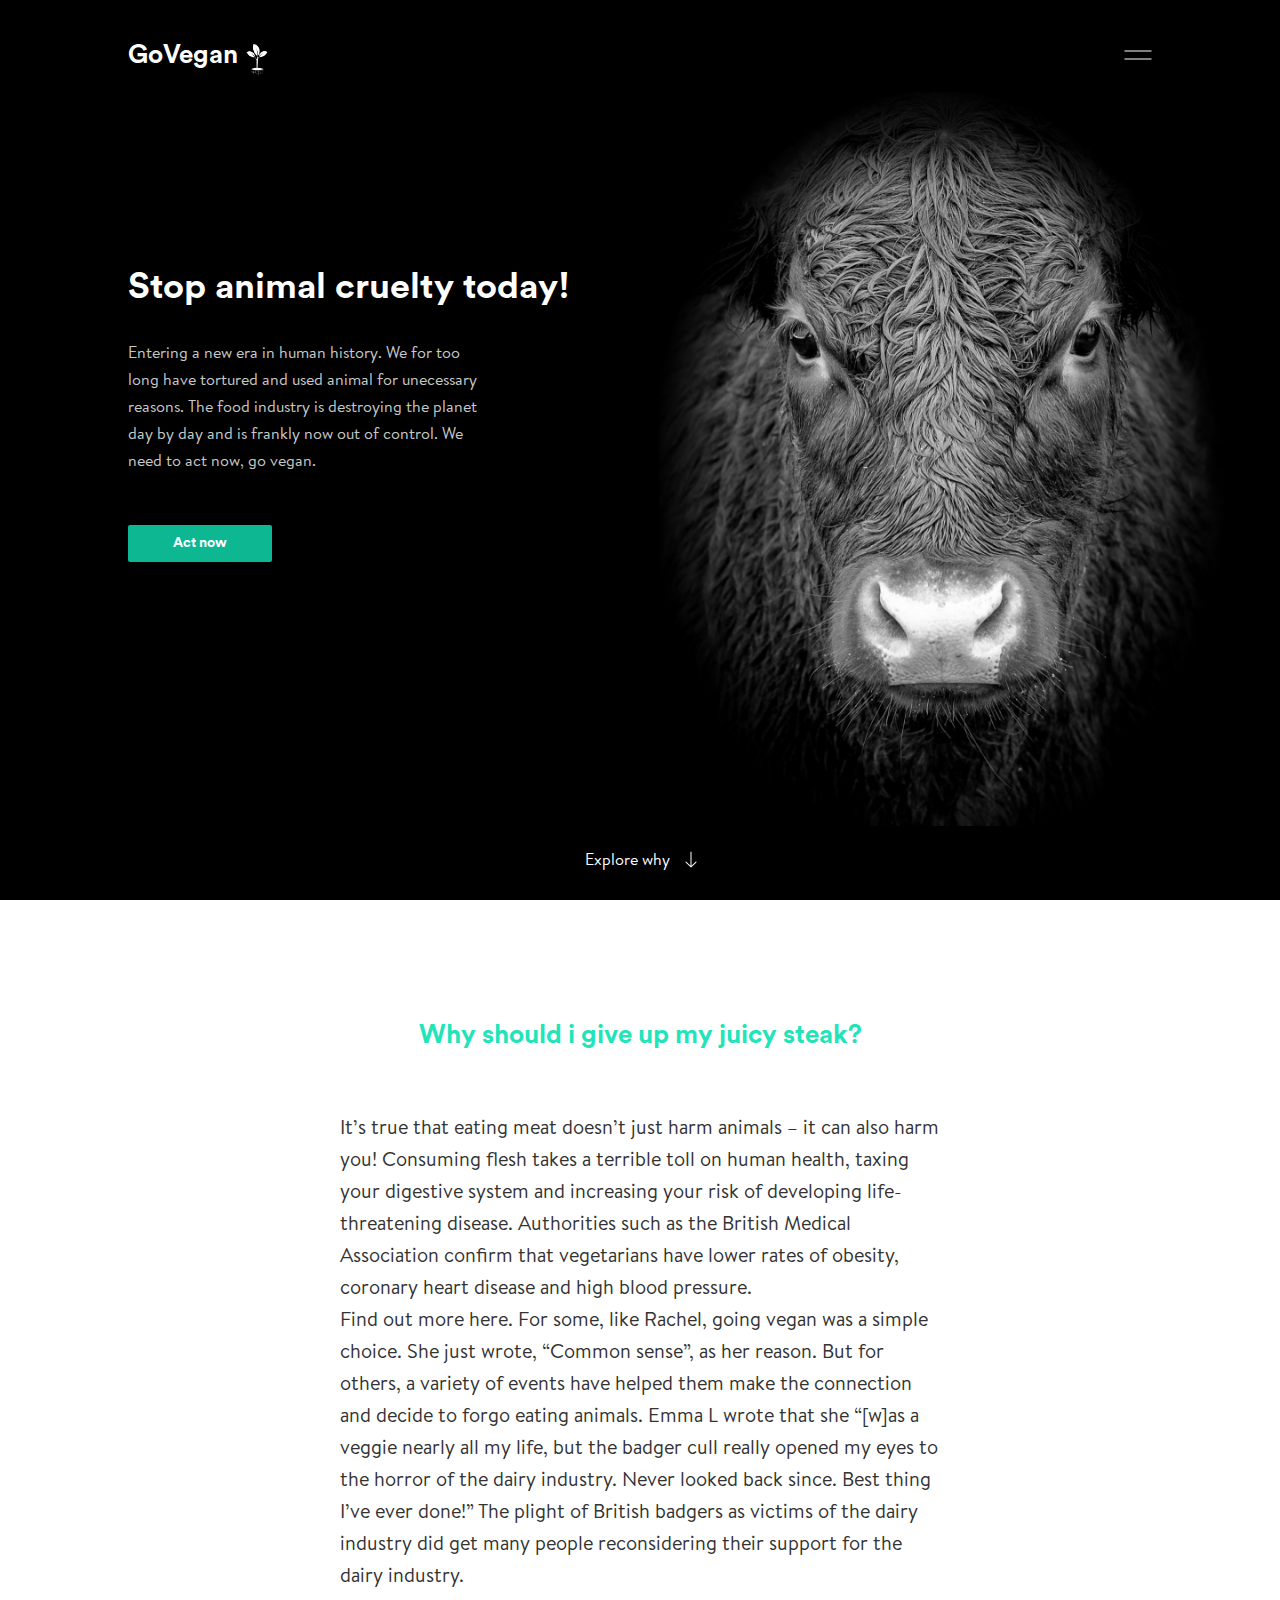
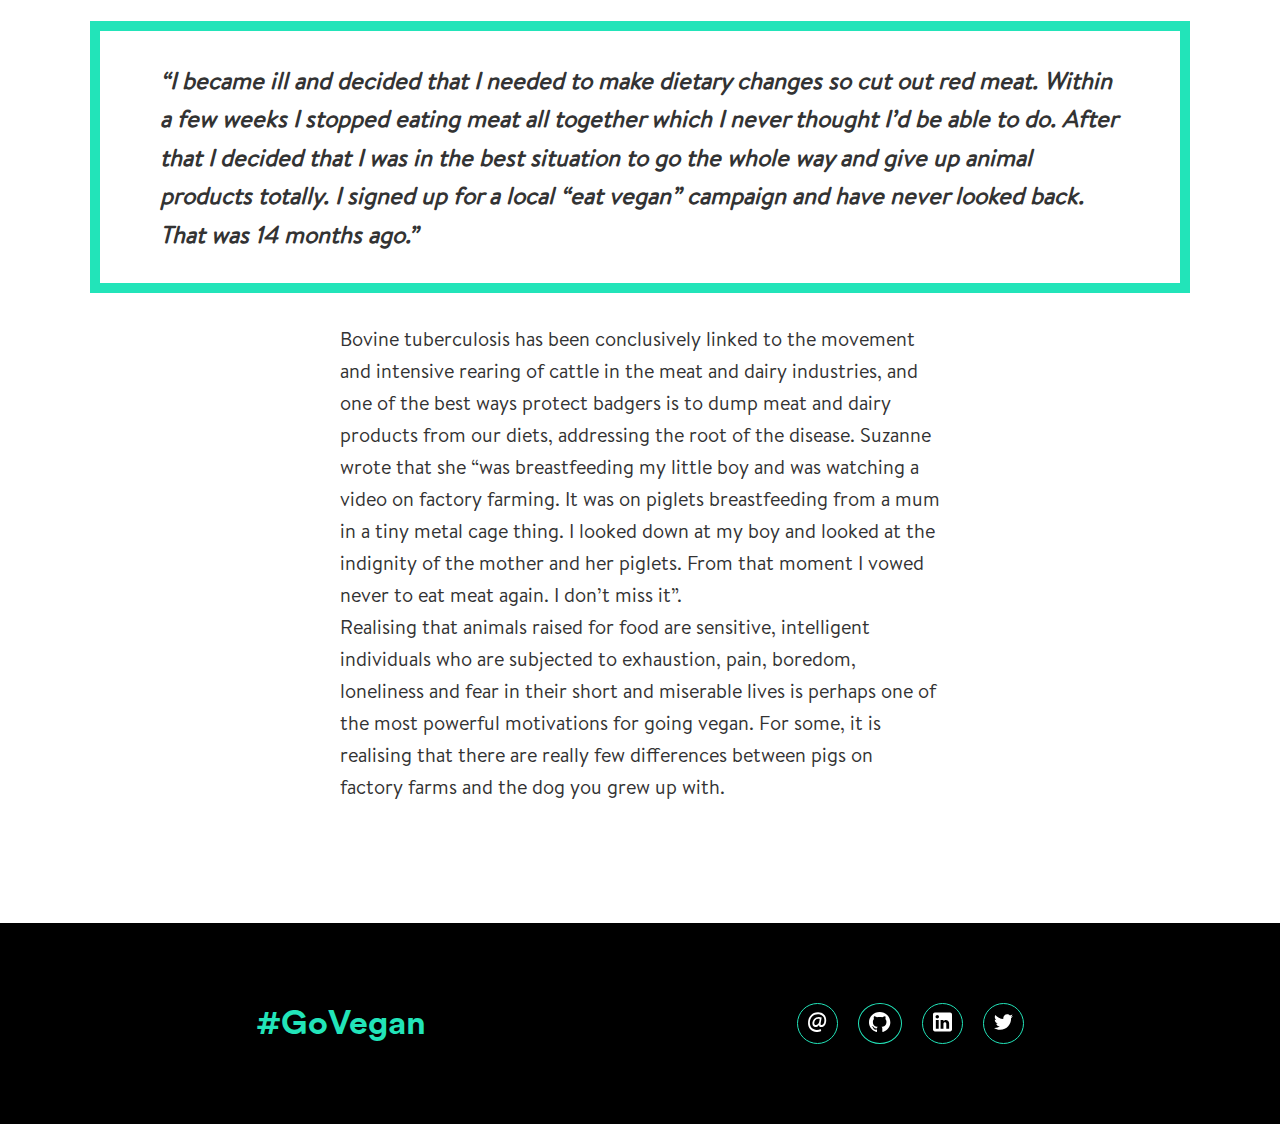
<file: index.html>
<!DOCTYPE html>
<html lang="en" dir="ltr">
	<head>
		<meta charset="utf-8">
		<title></title>
		<link rel="stylesheet" href="css/styles.css">
	</head>
	<body>
		<div class="nav-menu">
			<p class="close">&#x2715;</p>
			<ul>
				<li><a href="index.html">Home</a></li>
				<li><a href="health/health.html">Health</a></li>
				<li><a href="environment/environment.html">Environment</a></li>
				<li><a href="contact/contact.html">Contact</a></li>
			</ul>
		</div>
		<div id="main">
			<section id="container" class="sections">
				<div id="landing-page">
					<header>
						<nav>
							<div class="logo-container">
								<div class="logo-text">
									<h1><a href="#">GoVegan</a></h1>
								</div>
								<div class="logo">
									<img src="img/logo2.png" alt="Logo">
								</div>
							</div>
							<svg class="menu" width="28px" height="10px" viewBox="0 0 28 10" version="1.1">
							    <title>Menu</title>
							    <desc>Created with Sketch.</desc>
							    <g id="Page-1" stroke="none" stroke-width="1" fill="none" fill-rule="evenodd" stroke-linecap="square">
							        <g id="WebHD" transform="translate(-1253.000000, -60.000000)" fill-rule="nonzero" stroke="#FFFFFF">
							            <g id="Menu" transform="translate(1254.000000, 60.000000)">
							                <path d="M26,9 L1.95399252e-14,9" id="Line-2"></path>
							                <path d="M26,1 L-6.92779167e-14,1" id="Line-2"></path>
							            </g>
							        </g>
							    </g>
							</svg>
						</nav>
					</header>

					<div id="main-content">
						<div class="intro">
							<h1>Stop animal cruelty today!</h1>

							<p>Entering a new era in human history. We for too long have tortured and used animal for unecessary reasons. The food industry is destroying the planet day by day and is frankly now out of control. We need to act now, go vegan.</p>

							<button>Act now</button>

						</div>
					</div>
					<div class="explore-why">
						<p>Explore why</p>
						<svg width="12px" height="17px" viewBox="0 0 12 17" version="1.1" >
							<title>Arrow right</title>
							<desc>Created with Sketch.</desc>
							<g id="Page-1" stroke="none" stroke-width="1" fill="none" fill-rule="evenodd">
								<g id="WebHD" transform="translate(-766.000000, -796.000000)" fill="#FFFFFF">
									<path d="M779.854804,804.146266 L774.906127,799.146101 C774.713332,798.9513 774.39974,798.9513 774.206145,799.146101 C774.01335,799.34171 774.01335,799.658565 774.206145,799.853366 L778.314842,804.004005 L764.495188,804.004005 C764.221594,804.004005 764,804.227905 764,804.504345 C764,804.780784 764.221594,805.004684 764.495188,805.004684 L778.305242,805.004684 L774.206145,809.146432 C774.01335,809.341233 774.01335,809.658088 774.206145,809.853697 C774.303742,809.950693 774.430139,810 774.556536,810 C774.682933,810 774.81013,809.950693 774.906127,809.853697 L779.854804,804.853532 C780.048399,804.657922 780.048399,804.341876 779.854804,804.146266" id="Arrow-right" transform="translate(772.000000, 804.500000) rotate(90.000000) translate(-772.000000, -804.500000) "></path>
								</g>
							</g>
						</svg>
					</div>
				</div>
			</section>
			<section id="secondary" class="sections">
				<h2>Why should i give up my juicy steak?</h2>
				<p>It’s true that eating meat doesn’t just harm animals – it can also harm you! Consuming flesh takes a terrible toll on human health, taxing your digestive system and increasing your risk of developing life-threatening disease. Authorities such as the British Medical Association confirm that vegetarians have lower rates of obesity, coronary heart disease and high blood pressure. </br>Find out more here. For some, like Rachel, going vegan was a simple choice. She just wrote, “Common sense”, as her reason. But for others, a variety of events have helped them make the connection and decide to forgo eating animals. Emma L wrote that she “[w]as a veggie nearly all my life, but the badger cull really opened my eyes to the horror of the dairy industry. Never looked back since. Best thing I’ve ever done!” The plight of British badgers as victims of the dairy industry did get many people reconsidering their support for the dairy industry.</p>

				<blockquote>“I became ill and decided that I needed to make dietary changes so cut out red meat. Within a few weeks I stopped eating meat all together which I never thought I’d be able to do. After that I decided that I was in the best situation to go the whole way and give up animal products totally. I signed up for a local “eat vegan” campaign and have never looked back. That was 14 months ago.”</blockquote>

				<p>Bovine tuberculosis has been conclusively linked to the movement and intensive rearing of cattle in the meat and dairy industries, and one of the best ways protect badgers is to dump meat and dairy products from our diets, addressing the root of the disease. Suzanne wrote that she “was breastfeeding my little boy and was watching a video on factory farming. It was on piglets breastfeeding from a mum in a tiny metal cage thing. I looked down at my boy and looked at the indignity of the mother and her piglets. From that moment I vowed never to eat meat again. I don’t miss it”.</br>Realising that animals raised for food are sensitive, intelligent individuals who are subjected to exhaustion, pain, boredom, loneliness and fear in their short and miserable lives is perhaps one of the most powerful motivations for going vegan. For some, it is realising that there are really few differences between pigs on factory farms and the dog you grew up with.</p>

			</section>
			<footer>
				<div class="footer">
					<p>#GoVegan</p>
					<ul class="social">
						<li>
							<a href="mailto:someone@example.com">
								<svg width="19px" height="20px" viewBox="0 0 19 20" version="1.1" xmlns="http://www.w3.org/2000/svg" xmlns:xlink="http://www.w3.org/1999/xlink">
								    <g id="Web" style="enable-background:new 0 0 510 510;" stroke-width="1" fill-rule="evenodd">
								        <g id="WebHD" transform="translate(-1063.000000, -62.000000)" fill="#FFFFFF" fill-rule="nonzero">
								            <g id="noun_1708893_cc" transform="translate(1063.000000, 62.000000)">
								                <path d="M13.679802,5.51366337 C13.0053465,5.17623762 11.9411881,4.91663366 10.7730693,4.91663366 C7.01009901,4.91663366 4.41485149,8.05683168 4.41485149,11.5605941 C4.41485149,13.8184158 5.71247525,15.1160396 7.29544554,15.1160396 C8.6970297,15.1160396 9.96851485,14.5192079 11.0067327,12.9619802 C11.0326733,14.4673267 11.9411881,15.1160396 13.1607921,15.1160396 C15.6522772,15.1160396 18.2217822,12.7285149 18.2217822,8.16079208 C18.2217822,3.33366337 14.8219802,0.167326733 10.0467327,0.167326733 C3.94772277,0.167326733 0.0289108911,4.99465347 0.0289108911,11.0156436 C0.0289108911,16.569505 3.89584158,19.969505 8.38574257,19.969505 C10.2023762,19.969505 11.7853465,19.709703 13.2390099,18.8792079 L12.6677228,17.0366337 C11.6035644,17.6075248 10.2023762,17.8930693 8.61920792,17.8930693 C4.93386139,17.8930693 1.84554455,15.4015842 1.84554455,10.859802 C1.84554455,5.35782178 5.5049505,2.19168317 9.78693069,2.19168317 C13.8356436,2.19168317 16.4308911,4.50138614 16.4308911,8.31643564 C16.4308911,11.6384158 14.7180198,13.1435644 13.5241584,13.1178218 C12.7455446,13.0918812 12.4083168,12.6247525 12.6936634,11.0156436 L13.679802,5.51366337 Z M11.2663366,9.45841584 C10.9031683,11.4829703 9.44970297,13.1178218 7.89247525,13.1178218 C6.75069307,13.1178218 6.23148515,12.3908911 6.23148515,11.2752475 C6.23148515,8.73168317 7.97029703,6.8370297 10.2540594,6.8370297 C10.8770297,6.8370297 11.3960396,6.91485149 11.7334653,7.04475248 L11.2663366,9.45841584 Z" id="Shape"></path>
								            </g>
								        </g>
								    </g>
								</svg>
							</a>
						</li>
						<li>
							<a href="https://github.com/" target="_blank">
								<svg width="22px" height="20px" viewBox="0 0 22 20" version="1.1" xmlns="http://www.w3.org/2000/svg" xmlns:xlink="http://www.w3.org/1999/xlink">
									<g id="Web" stroke-width="1" fill-rule="evenodd">
										<g id="WebHD" transform="translate(-928.000000, -903.000000)" fill="#FFFFFF" fill-rule="nonzero">
											<g id="Octicons-mark-github" transform="translate(928.000000, 903.000000)">
												<path d="M10.6666667,0 C4.77604167,0 0,4.5907307 0,10.2527988 C0,14.7834545 3.056,18.6257509 7.29491667,19.9811829 C7.828125,20.0750601 8.02279167,19.7584048 8.02279167,19.4880673 C8.02279167,19.2440027 8.01302083,18.4355134 8.0078125,17.5794448 C5.04166667,18.1989581 4.41470833,16.3704355 4.41470833,16.3704355 C3.92904167,15.1864576 3.23045833,14.8710639 3.23045833,14.8710639 C2.2610625,14.2352702 3.304,14.2477858 3.304,14.2477858 C4.37495833,14.3191148 4.93879167,15.3041044 4.93879167,15.3041044 C5.890625,16.8710605 7.4361875,16.4179949 8.04295833,16.1551668 C8.13991667,15.4943419 8.41595833,15.0412763 8.72004167,14.7859576 C6.35220833,14.5268942 3.86133333,13.6470359 3.86133333,9.71837164 C3.86133333,8.59821332 4.27735417,7.68459283 4.95833333,6.96681682 C4.84960417,6.70649185 4.48241667,5.66330962 5.06379167,4.25218809 C5.06379167,4.25218809 5.95833333,3.97684438 7.997375,5.30350047 C8.847625,5.07509534 9.75975,4.96245473 10.6666458,4.95869003 C11.5728958,4.96245473 12.4856458,5.07633689 13.3372292,5.30474202 C15.3723958,3.97684438 16.2682292,4.25342964 16.2682292,4.25342964 C16.8515625,5.66581275 16.484375,6.7077334 16.375,6.96681682 C17.0585833,7.68459283 17.4713542,8.59823335 17.4713542,9.71837164 C17.4713542,13.6570484 14.9765625,14.5243711 12.6002708,14.7784482 C12.9843958,15.0963451 13.3242292,15.7196231 13.3242292,16.6758168 C13.3242292,18.0462875 13.3098958,19.1514071 13.3098958,19.4893289 C13.3098958,19.7621695 13.5038958,20.0813079 14.0442708,19.9811829 C18.2799583,18.6232478 21.3333333,14.7809514 21.3333333,10.2527988 C21.3333333,4.5907307 16.5572917,0 10.6666667,0 Z" id="Shape"></path>
											</g>
										</g>
									</g>
								</svg>
							</a>
						</li>
						<li>
							<a href="https://uk.linkedin.com/" target="_blank">
									<svg version="1.1" id="Capa_1" xmlns="http://www.w3.org/2000/svg" xmlns:xlink="http://www.w3.org/1999/xlink" x="0px" y="0px"
									width="19px" height="20px" viewBox="0 0 510 510" style="enable-background:new 0 0 510 510;" xml:space="preserve">
									<g>
										<g id="post-linkedin">
											<path d="M459,0H51C22.95,0,0,22.95,0,51v408c0,28.05,22.95,51,51,51h408c28.05,0,51-22.95,51-51V51C510,22.95,487.05,0,459,0z
											M153,433.5H76.5V204H153V433.5z M114.75,160.65c-25.5,0-45.9-20.4-45.9-45.9s20.4-45.9,45.9-45.9s45.9,20.4,45.9,45.9
											S140.25,160.65,114.75,160.65z M433.5,433.5H357V298.35c0-20.399-17.85-38.25-38.25-38.25s-38.25,17.851-38.25,38.25V433.5H204
											V204h76.5v30.6c12.75-20.4,40.8-35.7,63.75-35.7c48.45,0,89.25,40.8,89.25,89.25V433.5z"/>
										</g>
									</g>
								</svg>
							</a>
						</li>
						<li>
						<a href="https://twitter.com/Twitter?ref_src=twsrc%5Egoogle%7Ctwcamp%5Eserp%7Ctwgr%5Eauthor" target="_blank">
								<svg version="1.1" id="Capa_1" xmlns="http://www.w3.org/2000/svg" xmlns:xlink="http://www.w3.org/1999/xlink" x="0px" y="0px"
								width="19px" height="20px" viewBox="0 0 512.002 512.002" style="enable-background:new 0 0 512.002 512.002;"
								xml:space="preserve">
								<g>
									<path d="M512.002,97.211c-18.84,8.354-39.082,14.001-60.33,16.54c21.686-13,38.342-33.585,46.186-58.115
									c-20.299,12.039-42.777,20.78-66.705,25.49c-19.16-20.415-46.461-33.17-76.674-33.17c-58.011,0-105.042,47.029-105.042,105.039
									c0,8.233,0.929,16.25,2.72,23.939c-87.3-4.382-164.701-46.2-216.509-109.753c-9.042,15.514-14.223,33.558-14.223,52.809
									c0,36.444,18.544,68.596,46.73,87.433c-17.219-0.546-33.416-5.271-47.577-13.139c-0.01,0.438-0.01,0.878-0.01,1.321
									c0,50.894,36.209,93.348,84.261,103c-8.813,2.399-18.094,3.687-27.674,3.687c-6.769,0-13.349-0.66-19.764-1.888
									c13.368,41.73,52.16,72.104,98.126,72.949c-35.95,28.176-81.243,44.967-130.458,44.967c-8.479,0-16.84-0.496-25.058-1.471
									c46.486,29.807,101.701,47.197,161.021,47.197c193.211,0,298.868-160.062,298.868-298.872c0-4.554-0.104-9.084-0.305-13.59
									C480.111,136.775,497.92,118.275,512.002,97.211z"/>
								</g>
							</svg>
						</a>
					</li>
					</ul>
				</div>
			</footer>
		</div>
		<script src="jquery-3.3.1.min.js"></script>
		<script>
			$('.menu').click(function() {
			  $('.nav-menu').fadeIn();
			});

			$('.close').click(function() {
			  $('.nav-menu').fadeOut();
			});
		</script>
	</body>
</html>
</file>
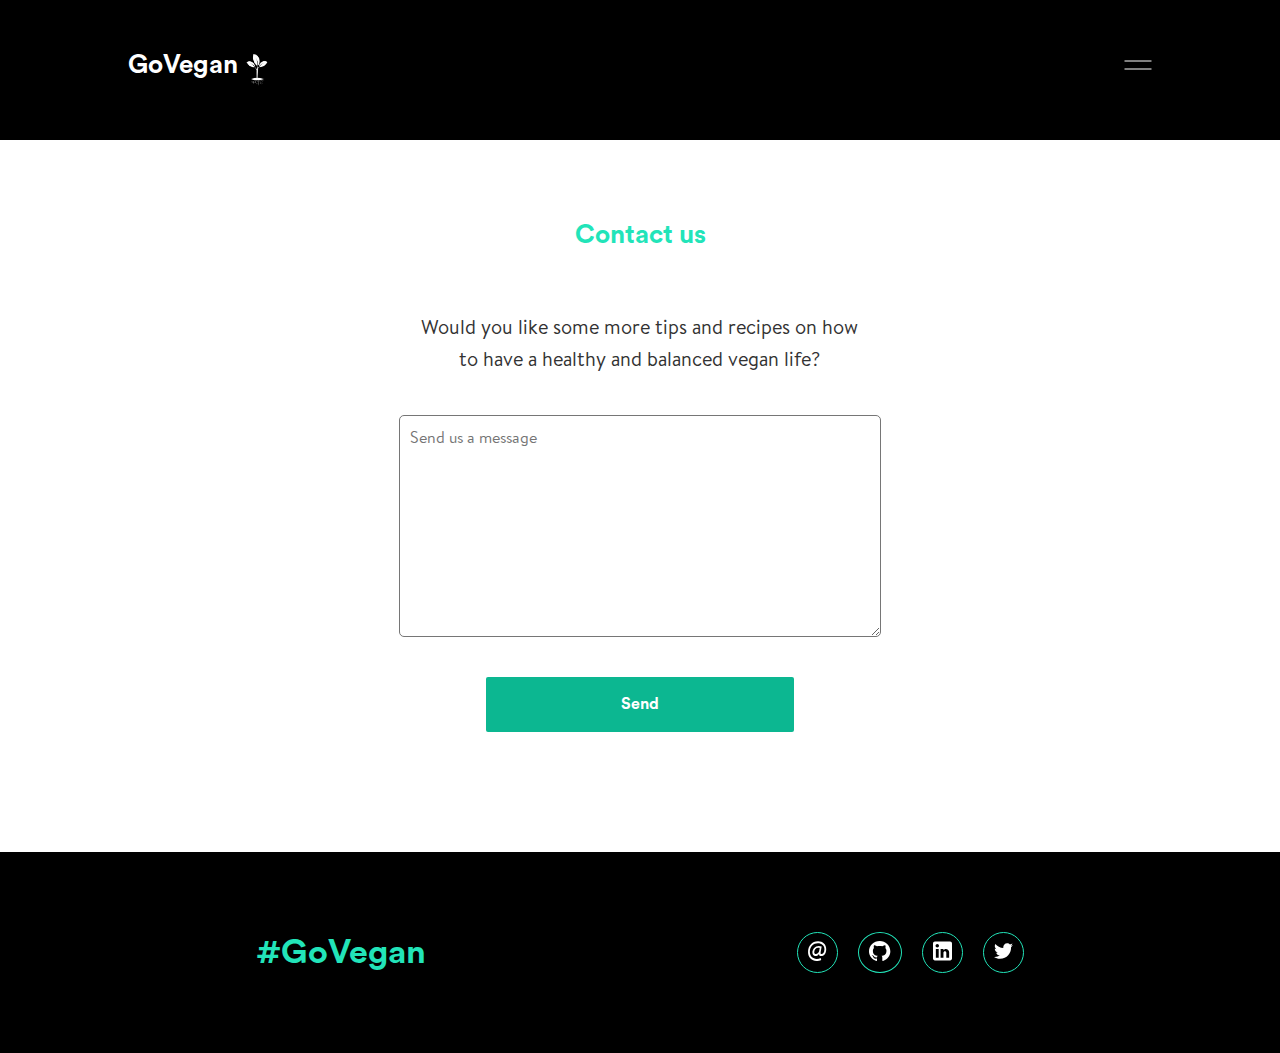
<file: contact.html>
<!DOCTYPE html>
<html lang="en" dir="ltr">
	<head>
		<meta charset="utf-8">
		<title></title>
		<link rel="stylesheet" href="css/contact.css">
	</head>
	<body>
		<div class="nav-menu">
			<p class="close">&#x2715;</p>
			<ul>
				<li><a href="index.html">Home</a></li>
				<li><a href="health.html">Health</a></li>
				<li><a href="environment.html">Environment</a></li>
				<li><a href="contact.html">Contact</a></li>
			</ul>
		</div>
		<header>
			<nav>
        <div class="main-menu">
  				<div class="logo-container">
  					<div class="logo-text">
  						<h1><a href="index.html">GoVegan</a></h1>
  					</div>
  					<div class="logo">
  						<img src="img/logo2.png" alt="Logo">
  					</div>
  				</div>
  				<svg class="menu" width="28px" height="10px" viewBox="0 0 28 10" version="1.1">
  				    <title>Menu</title>
  				    <desc>Created with Sketch.</desc>
  				    <g id="Page-1" stroke="none" stroke-width="1" fill="none" fill-rule="evenodd" stroke-linecap="square">
  				        <g id="WebHD" transform="translate(-1253.000000, -60.000000)" fill-rule="nonzero" stroke="#FFFFFF">
  				            <g id="Menu" transform="translate(1254.000000, 60.000000)">
  				                <path d="M26,9 L1.95399252e-14,9" id="Line-2"></path>
  				                <path d="M26,1 L-6.92779167e-14,1" id="Line-2"></path>
  				            </g>
  				        </g>
  				    </g>
  				</svg>
        </div>
			</nav>
		</header>

    <section class="about-content">
      <h2>Contact us</h2>
      <p>Would you like some more tips and recipes on how to have a healthy and balanced vegan life?</p>
      <form>
        <textarea name="message" placeholder="Send us a message"></textarea>
        <input class="send" type="submit" value="Send">
      </form>
    </section>

		<footer>
			<footer>
				<div class="footer">
					<p>#GoVegan</p>
					<ul class="social">
						<li>
							<a href="mailto:someone@example.com">
								<svg width="19px" height="20px" viewBox="0 0 19 20" version="1.1" xmlns="http://www.w3.org/2000/svg" xmlns:xlink="http://www.w3.org/1999/xlink">
								    <g id="Web" style="enable-background:new 0 0 510 510;" stroke-width="1" fill-rule="evenodd">
								        <g id="WebHD" transform="translate(-1063.000000, -62.000000)" fill="#FFFFFF" fill-rule="nonzero">
								            <g id="noun_1708893_cc" transform="translate(1063.000000, 62.000000)">
								                <path d="M13.679802,5.51366337 C13.0053465,5.17623762 11.9411881,4.91663366 10.7730693,4.91663366 C7.01009901,4.91663366 4.41485149,8.05683168 4.41485149,11.5605941 C4.41485149,13.8184158 5.71247525,15.1160396 7.29544554,15.1160396 C8.6970297,15.1160396 9.96851485,14.5192079 11.0067327,12.9619802 C11.0326733,14.4673267 11.9411881,15.1160396 13.1607921,15.1160396 C15.6522772,15.1160396 18.2217822,12.7285149 18.2217822,8.16079208 C18.2217822,3.33366337 14.8219802,0.167326733 10.0467327,0.167326733 C3.94772277,0.167326733 0.0289108911,4.99465347 0.0289108911,11.0156436 C0.0289108911,16.569505 3.89584158,19.969505 8.38574257,19.969505 C10.2023762,19.969505 11.7853465,19.709703 13.2390099,18.8792079 L12.6677228,17.0366337 C11.6035644,17.6075248 10.2023762,17.8930693 8.61920792,17.8930693 C4.93386139,17.8930693 1.84554455,15.4015842 1.84554455,10.859802 C1.84554455,5.35782178 5.5049505,2.19168317 9.78693069,2.19168317 C13.8356436,2.19168317 16.4308911,4.50138614 16.4308911,8.31643564 C16.4308911,11.6384158 14.7180198,13.1435644 13.5241584,13.1178218 C12.7455446,13.0918812 12.4083168,12.6247525 12.6936634,11.0156436 L13.679802,5.51366337 Z M11.2663366,9.45841584 C10.9031683,11.4829703 9.44970297,13.1178218 7.89247525,13.1178218 C6.75069307,13.1178218 6.23148515,12.3908911 6.23148515,11.2752475 C6.23148515,8.73168317 7.97029703,6.8370297 10.2540594,6.8370297 C10.8770297,6.8370297 11.3960396,6.91485149 11.7334653,7.04475248 L11.2663366,9.45841584 Z" id="Shape"></path>
								            </g>
								        </g>
								    </g>
								</svg>
							</a>
						</li>
						<li>
							<a href="https://github.com/" target="_blank">
								<svg width="22px" height="20px" viewBox="0 0 22 20" version="1.1" xmlns="http://www.w3.org/2000/svg" xmlns:xlink="http://www.w3.org/1999/xlink">
									<g id="Web" stroke-width="1" fill-rule="evenodd">
										<g id="WebHD" transform="translate(-928.000000, -903.000000)" fill="#FFFFFF" fill-rule="nonzero">
											<g id="Octicons-mark-github" transform="translate(928.000000, 903.000000)">
												<path d="M10.6666667,0 C4.77604167,0 0,4.5907307 0,10.2527988 C0,14.7834545 3.056,18.6257509 7.29491667,19.9811829 C7.828125,20.0750601 8.02279167,19.7584048 8.02279167,19.4880673 C8.02279167,19.2440027 8.01302083,18.4355134 8.0078125,17.5794448 C5.04166667,18.1989581 4.41470833,16.3704355 4.41470833,16.3704355 C3.92904167,15.1864576 3.23045833,14.8710639 3.23045833,14.8710639 C2.2610625,14.2352702 3.304,14.2477858 3.304,14.2477858 C4.37495833,14.3191148 4.93879167,15.3041044 4.93879167,15.3041044 C5.890625,16.8710605 7.4361875,16.4179949 8.04295833,16.1551668 C8.13991667,15.4943419 8.41595833,15.0412763 8.72004167,14.7859576 C6.35220833,14.5268942 3.86133333,13.6470359 3.86133333,9.71837164 C3.86133333,8.59821332 4.27735417,7.68459283 4.95833333,6.96681682 C4.84960417,6.70649185 4.48241667,5.66330962 5.06379167,4.25218809 C5.06379167,4.25218809 5.95833333,3.97684438 7.997375,5.30350047 C8.847625,5.07509534 9.75975,4.96245473 10.6666458,4.95869003 C11.5728958,4.96245473 12.4856458,5.07633689 13.3372292,5.30474202 C15.3723958,3.97684438 16.2682292,4.25342964 16.2682292,4.25342964 C16.8515625,5.66581275 16.484375,6.7077334 16.375,6.96681682 C17.0585833,7.68459283 17.4713542,8.59823335 17.4713542,9.71837164 C17.4713542,13.6570484 14.9765625,14.5243711 12.6002708,14.7784482 C12.9843958,15.0963451 13.3242292,15.7196231 13.3242292,16.6758168 C13.3242292,18.0462875 13.3098958,19.1514071 13.3098958,19.4893289 C13.3098958,19.7621695 13.5038958,20.0813079 14.0442708,19.9811829 C18.2799583,18.6232478 21.3333333,14.7809514 21.3333333,10.2527988 C21.3333333,4.5907307 16.5572917,0 10.6666667,0 Z" id="Shape"></path>
											</g>
										</g>
									</g>
								</svg>
							</a>
						</li>
						<li>
							<a href="https://uk.linkedin.com/" target="_blank">
									<svg version="1.1" id="Capa_1" xmlns="http://www.w3.org/2000/svg" xmlns:xlink="http://www.w3.org/1999/xlink" x="0px" y="0px"
									width="19px" height="20px" viewBox="0 0 510 510" style="enable-background:new 0 0 510 510;" xml:space="preserve">
									<g>
										<g id="post-linkedin">
											<path d="M459,0H51C22.95,0,0,22.95,0,51v408c0,28.05,22.95,51,51,51h408c28.05,0,51-22.95,51-51V51C510,22.95,487.05,0,459,0z
											M153,433.5H76.5V204H153V433.5z M114.75,160.65c-25.5,0-45.9-20.4-45.9-45.9s20.4-45.9,45.9-45.9s45.9,20.4,45.9,45.9
											S140.25,160.65,114.75,160.65z M433.5,433.5H357V298.35c0-20.399-17.85-38.25-38.25-38.25s-38.25,17.851-38.25,38.25V433.5H204
											V204h76.5v30.6c12.75-20.4,40.8-35.7,63.75-35.7c48.45,0,89.25,40.8,89.25,89.25V433.5z"/>
										</g>
									</g>
								</svg>
							</a>
						</li>
						<li>
						<a href="https://twitter.com/Twitter?ref_src=twsrc%5Egoogle%7Ctwcamp%5Eserp%7Ctwgr%5Eauthor" target="_blank">
								<svg version="1.1" id="Capa_1" xmlns="http://www.w3.org/2000/svg" xmlns:xlink="http://www.w3.org/1999/xlink" x="0px" y="0px"
								width="19px" height="20px" viewBox="0 0 512.002 512.002" style="enable-background:new 0 0 512.002 512.002;"
								xml:space="preserve">
								<g>
									<path d="M512.002,97.211c-18.84,8.354-39.082,14.001-60.33,16.54c21.686-13,38.342-33.585,46.186-58.115
									c-20.299,12.039-42.777,20.78-66.705,25.49c-19.16-20.415-46.461-33.17-76.674-33.17c-58.011,0-105.042,47.029-105.042,105.039
									c0,8.233,0.929,16.25,2.72,23.939c-87.3-4.382-164.701-46.2-216.509-109.753c-9.042,15.514-14.223,33.558-14.223,52.809
									c0,36.444,18.544,68.596,46.73,87.433c-17.219-0.546-33.416-5.271-47.577-13.139c-0.01,0.438-0.01,0.878-0.01,1.321
									c0,50.894,36.209,93.348,84.261,103c-8.813,2.399-18.094,3.687-27.674,3.687c-6.769,0-13.349-0.66-19.764-1.888
									c13.368,41.73,52.16,72.104,98.126,72.949c-35.95,28.176-81.243,44.967-130.458,44.967c-8.479,0-16.84-0.496-25.058-1.471
									c46.486,29.807,101.701,47.197,161.021,47.197c193.211,0,298.868-160.062,298.868-298.872c0-4.554-0.104-9.084-0.305-13.59
									C480.111,136.775,497.92,118.275,512.002,97.211z"/>
								</g>
							</svg>
						</a>
					</li>
					</ul>
				</div>
			</footer>

		<script src="../jquery-3.3.1.min.js"></script>
		<script>
			$('.menu').click(function() {
			  $('.nav-menu').fadeIn();
			});

			$('.close').click(function() {
			  $('.nav-menu').fadeOut();
			});
		</script>

	</body>
</html>
</file>
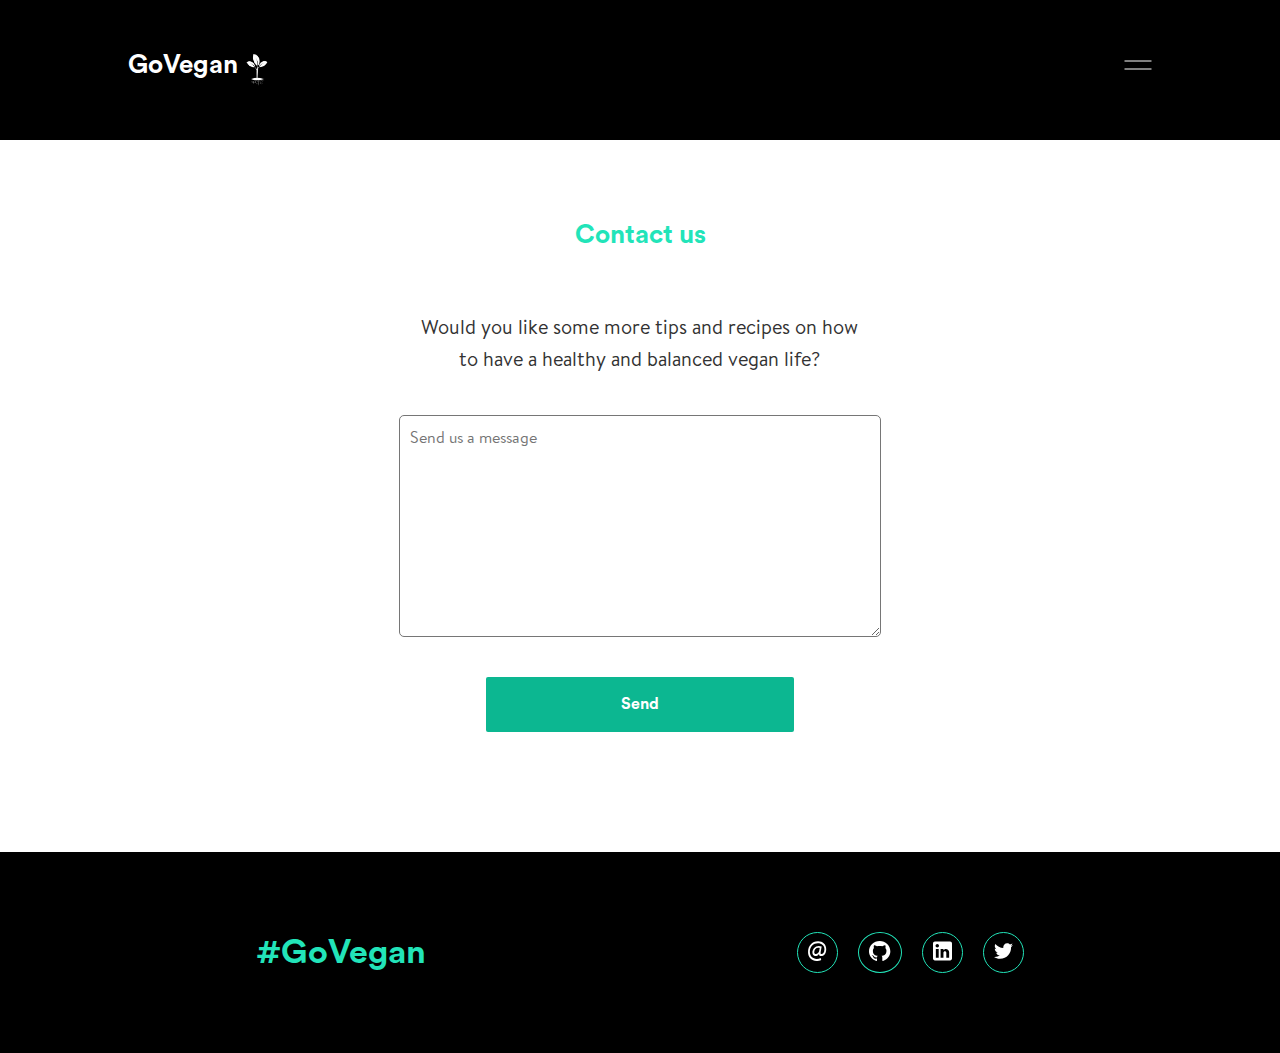
<file: contact/contact.html>
<!DOCTYPE html>
<html lang="en" dir="ltr">
	<head>
		<meta charset="utf-8">
		<title></title>
		<link rel="stylesheet" href="style.css">
	</head>
	<body>
		<div class="nav-menu">
			<p class="close">&#x2715;</p>
			<ul>
				<li><a href="../index.html">Home</a></li>
				<li><a href="../health/health.html">Health</a></li>
				<li><a href="../environment/environment.html">Environment</a></li>
				<li><a href="contact.html">Contact</a></li>
			</ul>
		</div>
		<header>
			<nav>
        <div class="main-menu">
  				<div class="logo-container">
  					<div class="logo-text">
  						<h1><a href="../index.html">GoVegan</a></h1>
  					</div>
  					<div class="logo">
  						<img src="../img/logo2.png" alt="Logo">
  					</div>
  				</div>
  				<svg class="menu" width="28px" height="10px" viewBox="0 0 28 10" version="1.1">
  				    <title>Menu</title>
  				    <desc>Created with Sketch.</desc>
  				    <g id="Page-1" stroke="none" stroke-width="1" fill="none" fill-rule="evenodd" stroke-linecap="square">
  				        <g id="WebHD" transform="translate(-1253.000000, -60.000000)" fill-rule="nonzero" stroke="#FFFFFF">
  				            <g id="Menu" transform="translate(1254.000000, 60.000000)">
  				                <path d="M26,9 L1.95399252e-14,9" id="Line-2"></path>
  				                <path d="M26,1 L-6.92779167e-14,1" id="Line-2"></path>
  				            </g>
  				        </g>
  				    </g>
  				</svg>
        </div>
			</nav>
		</header>

    <section class="about-content">
      <h2>Contact us</h2>
      <p>Would you like some more tips and recipes on how to have a healthy and balanced vegan life?</p>
      <form>
        <textarea name="message" placeholder="Send us a message"></textarea>
        <input class="send" type="submit" value="Send">
      </form>
    </section>

		<footer>
			<footer>
				<div class="footer">
					<p>#GoVegan</p>
					<ul class="social">
						<li>
							<a href="mailto:someone@example.com">
								<svg width="19px" height="20px" viewBox="0 0 19 20" version="1.1" xmlns="http://www.w3.org/2000/svg" xmlns:xlink="http://www.w3.org/1999/xlink">
								    <g id="Web" style="enable-background:new 0 0 510 510;" stroke-width="1" fill-rule="evenodd">
								        <g id="WebHD" transform="translate(-1063.000000, -62.000000)" fill="#FFFFFF" fill-rule="nonzero">
								            <g id="noun_1708893_cc" transform="translate(1063.000000, 62.000000)">
								                <path d="M13.679802,5.51366337 C13.0053465,5.17623762 11.9411881,4.91663366 10.7730693,4.91663366 C7.01009901,4.91663366 4.41485149,8.05683168 4.41485149,11.5605941 C4.41485149,13.8184158 5.71247525,15.1160396 7.29544554,15.1160396 C8.6970297,15.1160396 9.96851485,14.5192079 11.0067327,12.9619802 C11.0326733,14.4673267 11.9411881,15.1160396 13.1607921,15.1160396 C15.6522772,15.1160396 18.2217822,12.7285149 18.2217822,8.16079208 C18.2217822,3.33366337 14.8219802,0.167326733 10.0467327,0.167326733 C3.94772277,0.167326733 0.0289108911,4.99465347 0.0289108911,11.0156436 C0.0289108911,16.569505 3.89584158,19.969505 8.38574257,19.969505 C10.2023762,19.969505 11.7853465,19.709703 13.2390099,18.8792079 L12.6677228,17.0366337 C11.6035644,17.6075248 10.2023762,17.8930693 8.61920792,17.8930693 C4.93386139,17.8930693 1.84554455,15.4015842 1.84554455,10.859802 C1.84554455,5.35782178 5.5049505,2.19168317 9.78693069,2.19168317 C13.8356436,2.19168317 16.4308911,4.50138614 16.4308911,8.31643564 C16.4308911,11.6384158 14.7180198,13.1435644 13.5241584,13.1178218 C12.7455446,13.0918812 12.4083168,12.6247525 12.6936634,11.0156436 L13.679802,5.51366337 Z M11.2663366,9.45841584 C10.9031683,11.4829703 9.44970297,13.1178218 7.89247525,13.1178218 C6.75069307,13.1178218 6.23148515,12.3908911 6.23148515,11.2752475 C6.23148515,8.73168317 7.97029703,6.8370297 10.2540594,6.8370297 C10.8770297,6.8370297 11.3960396,6.91485149 11.7334653,7.04475248 L11.2663366,9.45841584 Z" id="Shape"></path>
								            </g>
								        </g>
								    </g>
								</svg>
							</a>
						</li>
						<li>
							<a href="https://github.com/" target="_blank">
								<svg width="22px" height="20px" viewBox="0 0 22 20" version="1.1" xmlns="http://www.w3.org/2000/svg" xmlns:xlink="http://www.w3.org/1999/xlink">
									<g id="Web" stroke-width="1" fill-rule="evenodd">
										<g id="WebHD" transform="translate(-928.000000, -903.000000)" fill="#FFFFFF" fill-rule="nonzero">
											<g id="Octicons-mark-github" transform="translate(928.000000, 903.000000)">
												<path d="M10.6666667,0 C4.77604167,0 0,4.5907307 0,10.2527988 C0,14.7834545 3.056,18.6257509 7.29491667,19.9811829 C7.828125,20.0750601 8.02279167,19.7584048 8.02279167,19.4880673 C8.02279167,19.2440027 8.01302083,18.4355134 8.0078125,17.5794448 C5.04166667,18.1989581 4.41470833,16.3704355 4.41470833,16.3704355 C3.92904167,15.1864576 3.23045833,14.8710639 3.23045833,14.8710639 C2.2610625,14.2352702 3.304,14.2477858 3.304,14.2477858 C4.37495833,14.3191148 4.93879167,15.3041044 4.93879167,15.3041044 C5.890625,16.8710605 7.4361875,16.4179949 8.04295833,16.1551668 C8.13991667,15.4943419 8.41595833,15.0412763 8.72004167,14.7859576 C6.35220833,14.5268942 3.86133333,13.6470359 3.86133333,9.71837164 C3.86133333,8.59821332 4.27735417,7.68459283 4.95833333,6.96681682 C4.84960417,6.70649185 4.48241667,5.66330962 5.06379167,4.25218809 C5.06379167,4.25218809 5.95833333,3.97684438 7.997375,5.30350047 C8.847625,5.07509534 9.75975,4.96245473 10.6666458,4.95869003 C11.5728958,4.96245473 12.4856458,5.07633689 13.3372292,5.30474202 C15.3723958,3.97684438 16.2682292,4.25342964 16.2682292,4.25342964 C16.8515625,5.66581275 16.484375,6.7077334 16.375,6.96681682 C17.0585833,7.68459283 17.4713542,8.59823335 17.4713542,9.71837164 C17.4713542,13.6570484 14.9765625,14.5243711 12.6002708,14.7784482 C12.9843958,15.0963451 13.3242292,15.7196231 13.3242292,16.6758168 C13.3242292,18.0462875 13.3098958,19.1514071 13.3098958,19.4893289 C13.3098958,19.7621695 13.5038958,20.0813079 14.0442708,19.9811829 C18.2799583,18.6232478 21.3333333,14.7809514 21.3333333,10.2527988 C21.3333333,4.5907307 16.5572917,0 10.6666667,0 Z" id="Shape"></path>
											</g>
										</g>
									</g>
								</svg>
							</a>
						</li>
						<li>
							<a href="https://uk.linkedin.com/" target="_blank">
									<svg version="1.1" id="Capa_1" xmlns="http://www.w3.org/2000/svg" xmlns:xlink="http://www.w3.org/1999/xlink" x="0px" y="0px"
									width="19px" height="20px" viewBox="0 0 510 510" style="enable-background:new 0 0 510 510;" xml:space="preserve">
									<g>
										<g id="post-linkedin">
											<path d="M459,0H51C22.95,0,0,22.95,0,51v408c0,28.05,22.95,51,51,51h408c28.05,0,51-22.95,51-51V51C510,22.95,487.05,0,459,0z
											M153,433.5H76.5V204H153V433.5z M114.75,160.65c-25.5,0-45.9-20.4-45.9-45.9s20.4-45.9,45.9-45.9s45.9,20.4,45.9,45.9
											S140.25,160.65,114.75,160.65z M433.5,433.5H357V298.35c0-20.399-17.85-38.25-38.25-38.25s-38.25,17.851-38.25,38.25V433.5H204
											V204h76.5v30.6c12.75-20.4,40.8-35.7,63.75-35.7c48.45,0,89.25,40.8,89.25,89.25V433.5z"/>
										</g>
									</g>
								</svg>
							</a>
						</li>
						<li>
						<a href="https://twitter.com/Twitter?ref_src=twsrc%5Egoogle%7Ctwcamp%5Eserp%7Ctwgr%5Eauthor" target="_blank">
								<svg version="1.1" id="Capa_1" xmlns="http://www.w3.org/2000/svg" xmlns:xlink="http://www.w3.org/1999/xlink" x="0px" y="0px"
								width="19px" height="20px" viewBox="0 0 512.002 512.002" style="enable-background:new 0 0 512.002 512.002;"
								xml:space="preserve">
								<g>
									<path d="M512.002,97.211c-18.84,8.354-39.082,14.001-60.33,16.54c21.686-13,38.342-33.585,46.186-58.115
									c-20.299,12.039-42.777,20.78-66.705,25.49c-19.16-20.415-46.461-33.17-76.674-33.17c-58.011,0-105.042,47.029-105.042,105.039
									c0,8.233,0.929,16.25,2.72,23.939c-87.3-4.382-164.701-46.2-216.509-109.753c-9.042,15.514-14.223,33.558-14.223,52.809
									c0,36.444,18.544,68.596,46.73,87.433c-17.219-0.546-33.416-5.271-47.577-13.139c-0.01,0.438-0.01,0.878-0.01,1.321
									c0,50.894,36.209,93.348,84.261,103c-8.813,2.399-18.094,3.687-27.674,3.687c-6.769,0-13.349-0.66-19.764-1.888
									c13.368,41.73,52.16,72.104,98.126,72.949c-35.95,28.176-81.243,44.967-130.458,44.967c-8.479,0-16.84-0.496-25.058-1.471
									c46.486,29.807,101.701,47.197,161.021,47.197c193.211,0,298.868-160.062,298.868-298.872c0-4.554-0.104-9.084-0.305-13.59
									C480.111,136.775,497.92,118.275,512.002,97.211z"/>
								</g>
							</svg>
						</a>
					</li>
					</ul>
				</div>
			</footer>

		<script src="../jquery-3.3.1.min.js"></script>
		<script>
			$('.menu').click(function() {
			  $('.nav-menu').fadeIn();
			});

			$('.close').click(function() {
			  $('.nav-menu').fadeOut();
			});
		</script>

	</body>
</html>
</file>
<file: css/styles.css>
/***************************
				  General
***************************/

* {
	margin: 0;
	padding: 0;
	font-size: 16px;
	font-family: 'Brandon', sans-serif;
}

@font-face {
  font-family: 'Circular';
  src: url('../Circular/circular-bold.otf'),
  	   url('../Circular/circular-medium.otf'); /* IE9 Compat Modes */
}

@font-face {
  font-family: 'Brandon';
  src: url('../Brandon/BrandonText-Regular.otf'),
  	   url('../Brandon/BrandonText-MediumItalic.otf'); /* IE9 Compat Modes */
}

/***************************
				Navigation
***************************/

nav {
	padding-top: 40px;
	display: flex;
}

.nav-menu {
	position: fixed;
	z-index: 2;
	width: 100%;
	height: 100vh;
	background: rgba(0, 0, 0, .98);
	border-radius: 5px;
	border: 1px;
	display: none;
}

.nav-menu ul {
	margin-top: 150px;
}

.nav-menu li{
	list-style: none;
	text-align: center;
	font-family: 'Circular', sans-serif;
	font-weight: 600;
	margin: 20px 0;
	padding: 30px 0;
}

.nav-menu .close {
	position: absolute;
	font-size: 30px;
	right: 150px;
	top: 35px;
	cursor: pointer;
}

.nav-menu li a {
	text-decoration: none;
	color: rgba(255, 255, 255, .8);
	font-size: 30px;
	text-transform: uppercase;
}

.nav-menu a:hover {
	color: #0cb791;
}


.menu {
	margin-left: auto;
	margin-top: 10px;
	cursor: pointer;
}

.logo-container {
	display: flex;
	height: 72px;
}

.logo {
	width: 120px;
}

.logo img {
	max-width: 30%;
}

.logo-text a {
	color: #fff;
	font-size: 26px;
	font-family: 'Circular', sans-serif;
	text-decoration: none;
}

/***************************
				Main content
***************************/

#container {
	background: #000 url('../img/cow.png') right no-repeat;
	background-size: 50%;
}

#landing-page {
	display: block;
	height: 100vh;
	width: 80%;
	margin: auto;
	position: relative;
}

#main-content {
	width: 50%;
}

.sections {
	display: block;
	width: 100%;
}

.intro h1, p {
	color: #fff;
}

.intro p {
	width: 70%;
	margin-top: 30px;
	line-height: 170%;
	color: rgba(255, 255, 255, .8);
}

.intro h1 {
	font-size: 36px;
	margin-top: 30%;
	font-family: 'Circular', sans-serif;
}

.intro button {
	margin-top: 50px;
	padding: 10px 45px;
	border-radius: 2px;
	border: none;
	background: #0cb791;
	color: #fff;
	font-family: 'Circular', sans-serif;
	font-weight: 600;
	font-size: 14px;
}

.explore-why {
	display: flex;
	position: absolute;
	bottom: 30px;
	left: 50%;
	margin-left: -55px
}

.explore-why p {
	padding-right: 15px;
}

.explore-why svg {
	padding-top: 3px;
}

/***************************
			Secondary content
***************************/

#secondary {
	width: 1100px;
	margin: auto;
	padding-top: 120px;
}

#secondary h2 {
	font-size: 26px;
	font-family: 'Circular', sans-serif;
	font-weight: 600;
	color: #22e4b9;
	text-align: center;
	padding-bottom: 30px;
}

#secondary p {
	margin: 0 250px;
	font-size: 20px;
	line-height: 160%;
	color: #333;
	padding-top: 30px;
}

#secondary blockquote {
	margin-top: 30px;
	font-size: 24px;
	line-height: 160%;
	color: #333;
	padding: 30px 60px;
	font-style: italic;
	font-weight: 600;
	border: 10px solid #22e4b9;
}

/***************************
				Footer
***************************/

footer {
	background: #000;
	width: 100%;
	display: block;
	margin-top: 120px;
}

.footer {
	display: flex;
	width: 60%;
	margin: auto;

}

footer p {
	font-family: 'Circular', sans-serif;
	font-weight: bold;
	font-size: 34px;
	color: #22e4b9;
	text-align: center;
	padding: 80px 0;
}

.social {
	display: flex;
	margin-left: auto;
	align-items: center;
}

.social li {
	margin-left: 20px;
	border: 1px solid #22e4b9;
	padding: 8px 10px 6px 10px;
	border-radius: 50%;
}

.social svg {
	fill: #fff;
}
</file>
<file: css/contact.css>
/***************************
				  General
***************************/

* {
	margin: 0;
	padding: 0;
	font-size: 16px;
	font-family: 'Brandon', sans-serif;
}

@font-face {
  font-family: 'Circular';
  src: url('../Circular/circular-bold.otf'),
  	   url('../Circular/circular-medium.otf'); /* IE9 Compat Modes */
}

@font-face {
  font-family: 'Brandon';
  src: url('../Brandon/BrandonText-Regular.otf'),
  	   url('../Brandon/BrandonText-MediumItalic.otf'); /* IE9 Compat Modes */
}

/***************************
				Navigation
***************************/

nav {
	padding-top: 40px;
  background-color: #000;
  height: 100px;
}

.main-menu {
  display: flex;
  width: 80%;
  margin: 10px auto;
}

.nav-menu {
	position: fixed;
	z-index: 2;
	width: 100%;
	height: 100vh;
	background: rgba(0, 0, 0, .98);
	border-radius: 5px;
	border: 1px;
	display: none;
}

.nav-menu ul {
	margin-top: 150px;
}

.nav-menu li{
	list-style: none;
	text-align: center;
	font-family: 'Circular', sans-serif;
	font-weight: 600;
	margin: 20px 0;
	padding: 30px 0;
}

.nav-menu .close {
	position: absolute;
	font-size: 30px;
	right: 150px;
	top: 35px;
	cursor: pointer;
  color: #fff;
}

.nav-menu li a {
	text-decoration: none;
	color: rgba(255, 255, 255, .8);
	font-size: 30px;
	text-transform: uppercase;
}

.nav-menu a:hover {
	color: #0cb791;
}


.menu {
	margin-left: auto;
	margin-top: 10px;
	cursor: pointer;
}

.logo-container {
	display: flex;
	height: 72px;
}

.logo {
	width: 120px;
}

.logo img {
	max-width: 30%;
}

.logo-text a {
	color: #fff;
	font-size: 26px;
	font-family: 'Circular', sans-serif;
	text-decoration: none;
}

/***************************
				Main content
***************************/

.about-content {
  width: 60%;
  margin: 80px auto;
  text-align: center;
}

.about-content h2 {
  font-size: 26px;
	font-family: 'Circular', sans-serif;
	font-weight: 600;
	color: #22e4b9;
	padding-bottom: 30px;
}

.about-content p {
  width: 60%;
  margin: auto;
	font-size: 20px;
	line-height: 160%;
	color: #333;
	padding-top: 30px;
}

form textarea {
  width: 60%;
  height: 200px;
  display: block;
  border-radius: 5px;
  margin: 40px auto;
  padding: 10px;
  outline-color: #22e4b9;
}

form .send {
  width: 40%;
  height: 55px;
  border-radius: 2px;
	border: none;
	background: #0cb791;
	color: #fff;
	font-family: 'Circular', sans-serif;
	font-weight: 600;
	font-size: 16px;
}

/***************************
				Footer
***************************/

footer {
	background: #000;
	width: 100%;
	display: block;
	margin-top: 120px;
}

.footer {
	display: flex;
	width: 60%;
	margin: auto;

}

footer p {
	font-family: 'Circular', sans-serif;
	font-weight: bold;
	font-size: 34px;
	color: #22e4b9;
	text-align: center;
	padding: 80px 0;
}

.social {
	display: flex;
	margin-left: auto;
	align-items: center;
}

.social li {
	margin-left: 20px;
	border: 1px solid #22e4b9;
	padding: 8px 10px 6px 10px;
	border-radius: 50%;
}

.social svg {
	fill: #fff;
}
</file>
<file: contact/style.css>
/***************************
				  General
***************************/

* {
	margin: 0;
	padding: 0;
	font-size: 16px;
	font-family: 'Brandon', sans-serif;
}

@font-face {
  font-family: 'Circular';
  src: url('../Circular/circular-bold.otf'),
  	   url('../Circular/circular-medium.otf'); /* IE9 Compat Modes */
}

@font-face {
  font-family: 'Brandon';
  src: url('../Brandon/BrandonText-Regular.otf'),
  	   url('../Brandon/BrandonText-MediumItalic.otf'); /* IE9 Compat Modes */
}

/***************************
				Navigation
***************************/

nav {
	padding-top: 40px;
  background-color: #000;
  height: 100px;
}

.main-menu {
  display: flex;
  width: 80%;
  margin: 10px auto;
}

.nav-menu {
	position: fixed;
	z-index: 2;
	width: 100%;
	height: 100vh;
	background: rgba(0, 0, 0, .98);
	border-radius: 5px;
	border: 1px;
	display: none;
}

.nav-menu ul {
	margin-top: 150px;
}

.nav-menu li{
	list-style: none;
	text-align: center;
	font-family: 'Circular', sans-serif;
	font-weight: 600;
	margin: 20px 0;
	padding: 30px 0;
}

.nav-menu .close {
	position: absolute;
	font-size: 30px;
	right: 150px;
	top: 35px;
	cursor: pointer;
  color: #fff;
}

.nav-menu li a {
	text-decoration: none;
	color: rgba(255, 255, 255, .8);
	font-size: 30px;
	text-transform: uppercase;
}

.nav-menu a:hover {
	color: #0cb791;
}


.menu {
	margin-left: auto;
	margin-top: 10px;
	cursor: pointer;
}

.logo-container {
	display: flex;
	height: 72px;
}

.logo {
	width: 120px;
}

.logo img {
	max-width: 30%;
}

.logo-text a {
	color: #fff;
	font-size: 26px;
	font-family: 'Circular', sans-serif;
	text-decoration: none;
}

/***************************
				Main content
***************************/

.about-content {
  width: 60%;
  margin: 80px auto;
  text-align: center;
}

.about-content h2 {
  font-size: 26px;
	font-family: 'Circular', sans-serif;
	font-weight: 600;
	color: #22e4b9;
	padding-bottom: 30px;
}

.about-content p {
  width: 60%;
  margin: auto;
	font-size: 20px;
	line-height: 160%;
	color: #333;
	padding-top: 30px;
}

form textarea {
  width: 60%;
  height: 200px;
  display: block;
  border-radius: 5px;
  margin: 40px auto;
  padding: 10px;
  outline-color: #22e4b9;
}

form .send {
  width: 40%;
  height: 55px;
  border-radius: 2px;
	border: none;
	background: #0cb791;
	color: #fff;
	font-family: 'Circular', sans-serif;
	font-weight: 600;
	font-size: 16px;
}

/***************************
				Footer
***************************/

footer {
	background: #000;
	width: 100%;
	display: block;
	margin-top: 120px;
}

.footer {
	display: flex;
	width: 60%;
	margin: auto;

}

footer p {
	font-family: 'Circular', sans-serif;
	font-weight: bold;
	font-size: 34px;
	color: #22e4b9;
	text-align: center;
	padding: 80px 0;
}

.social {
	display: flex;
	margin-left: auto;
	align-items: center;
}

.social li {
	margin-left: 20px;
	border: 1px solid #22e4b9;
	padding: 8px 10px 6px 10px;
	border-radius: 50%;
}

.social svg {
	fill: #fff;
}
</file>
